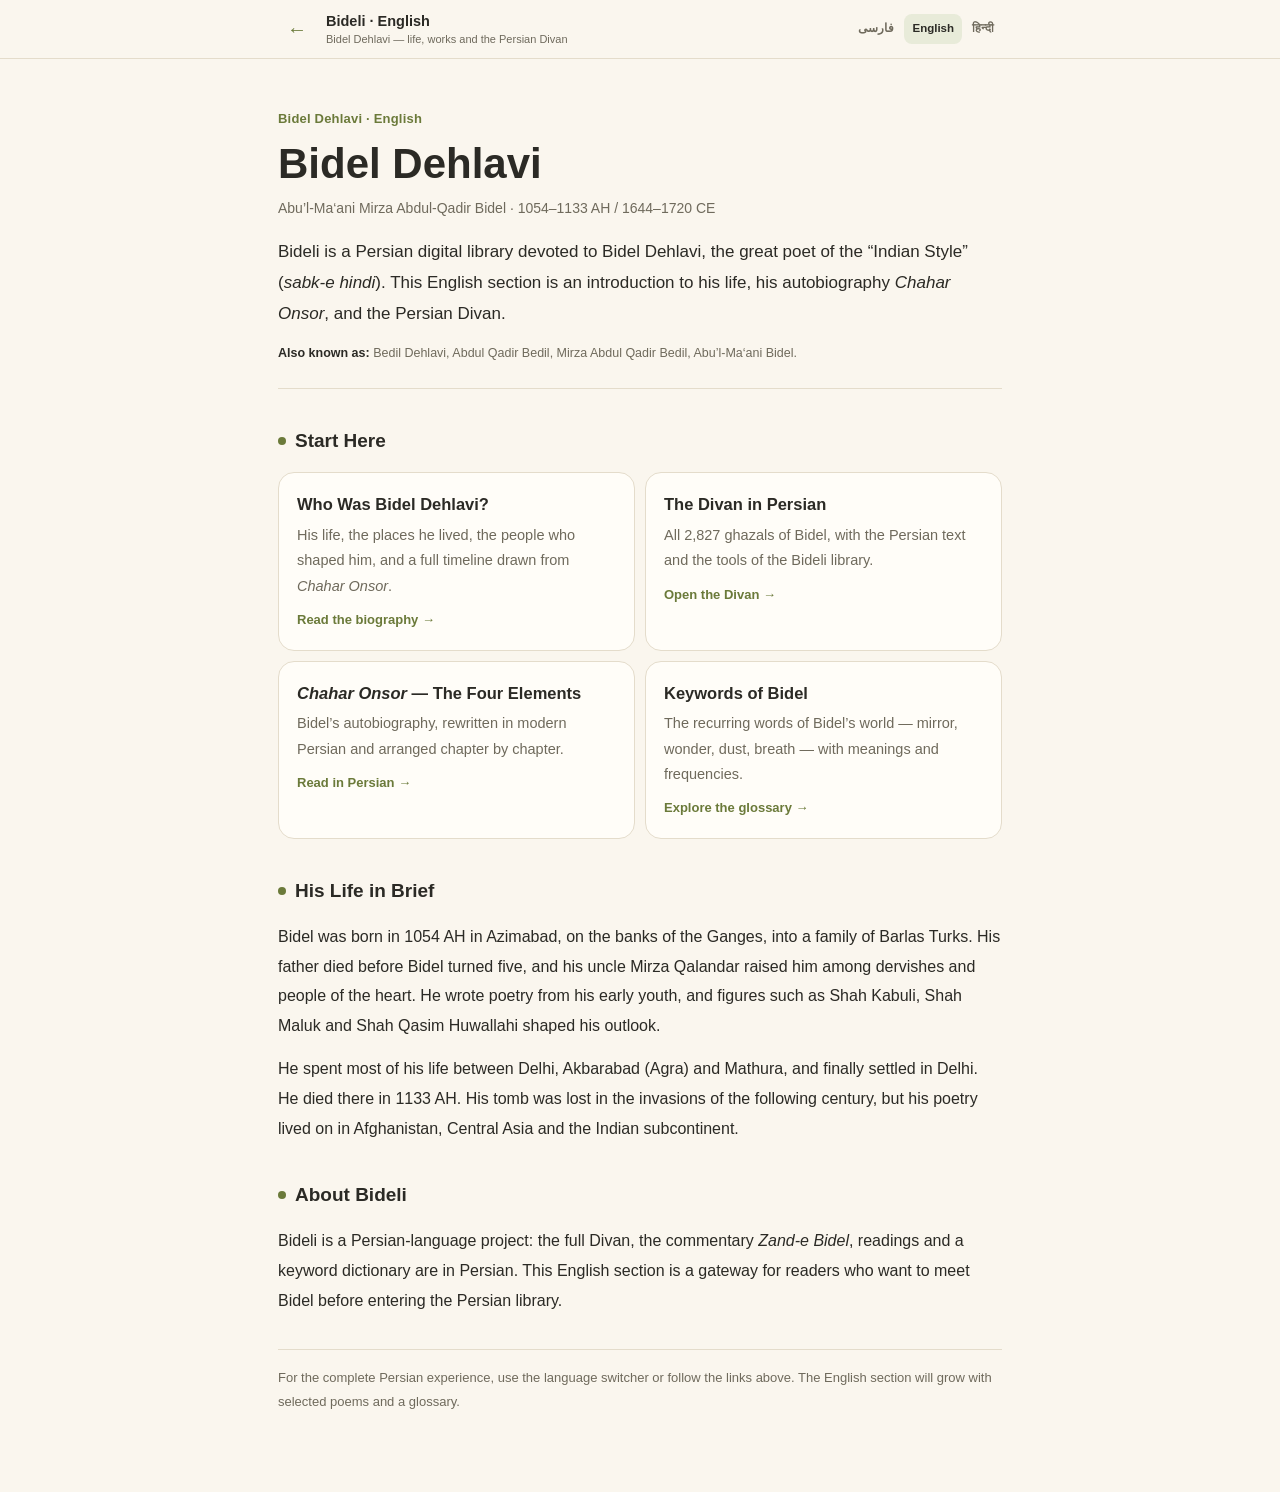
<file: frontend/en/index.html>
<!DOCTYPE html>
<html lang="en" dir="ltr">
<head>
<meta charset="UTF-8">
<meta name="viewport" content="width=device-width, initial-scale=1">
<title>Bidel Dehlavi in English | Life, Works & Persian Divan — Bideli</title>
<meta name="description" content="Bideli's English introduction to Bidel Dehlavi (Abdul Qadir Bedil, Bedil Dehlavi): his life, Chahar Onsor, and the Persian Divan.">
<link rel="canonical" href="https://bideli.ir/en/">
<link rel="alternate" hreflang="fa" href="https://bideli.ir/">
<link rel="alternate" hreflang="en" href="https://bideli.ir/en/">
<link rel="alternate" hreflang="hi" href="https://bideli.ir/hi/">
<link rel="alternate" hreflang="x-default" href="https://bideli.ir/">
<link rel="icon" href="/icons/icon-192.png">
<meta name="theme-color" content="#faf6ee">
<meta property="og:type" content="website">
<meta property="og:site_name" content="Bideli">
<meta property="og:title" content="Bidel Dehlavi in English | Life, Works & Persian Divan">
<meta property="og:description" content="An English introduction to Bidel Dehlavi (Abdul Qadir Bedil, Bedil Dehlavi): his life, Chahar Onsor, and the Persian Divan.">
<meta property="og:url" content="https://bideli.ir/en/">
<meta property="og:image" content="https://bideli.ir/assets/logo-lockup.png">
<meta property="og:image:width" content="1260">
<meta property="og:image:height" content="1260">
<meta property="og:locale" content="en_US">
<meta property="og:locale:alternate" content="fa_IR">
<meta property="og:locale:alternate" content="hi_IN">
<meta name="twitter:card" content="summary_large_image">
<meta name="twitter:title" content="Bidel Dehlavi in English | Life, Works & Persian Divan">
<meta name="twitter:description" content="An English introduction to Bidel Dehlavi (Abdul Qadir Bedil, Bedil Dehlavi): life, Chahar Onsor and the Persian Divan.">
<meta name="twitter:image" content="https://bideli.ir/assets/logo-lockup.png">
<script type="application/ld+json">
{
  "@context": "https://schema.org",
  "@graph": [
    {
      "@type": "CollectionPage",
      "@id": "https://bideli.ir/en/#page",
      "url": "https://bideli.ir/en/",
      "name": "Bidel Dehlavi in English",
      "inLanguage": "en",
      "about": { "@id": "https://bideli.ir/bidel-dehlavi#person" },
      "isPartOf": { "@id": "https://bideli.ir/#website" }
    },
    {
      "@type": "Person",
      "@id": "https://bideli.ir/bidel-dehlavi#person",
      "name": "Bidel Dehlavi",
      "alternateName": [
        "Bedil Dehlavi",
        "Bidel Dehlawi",
        "Bedil Dehlawi",
        "Abdul Qadir Bedil",
        "Abdul-Qadir Bedil",
        "Mirza Abdul Qadir Bedil",
        "Abu'l-Ma'ani Bidel",
        "Abul Ma'ani Mirza Abdul Qadir Bidel",
        "बेदिल देहलवी",
        "बीदल देहलवी",
        "अब्दुल क़ादिर बेदिल"
      ],
      "birthDate": "1644",
      "deathDate": "1720",
      "jobTitle": "Poet and writer",
      "nationality": "India",
      "genre": "Persian poetry",
      "url": "https://bideli.ir/bidel-dehlavi",
      "sameAs": [
        "https://fa.wikipedia.org/wiki/%D8%A8%DB%8C%D8%AF%D9%84_%D8%AF%D9%87%D9%84%D9%88%DB%8C",
        "https://www.wikidata.org/wiki/Q2355593"
      ]
    },
    {
      "@type": "WebSite",
      "@id": "https://bideli.ir/#website",
      "name": "Bideli",
      "alternateName": "Divan-e Bidel",
      "url": "https://bideli.ir/",
      "inLanguage": "fa"
    },
    {
      "@type": "BreadcrumbList",
      "itemListElement": [
        { "@type": "ListItem", "position": 1, "name": "Bideli", "item": "https://bideli.ir/" },
        { "@type": "ListItem", "position": 2, "name": "English", "item": "https://bideli.ir/en/" }
      ]
    }
  ]
}
</script>
<style>
  @font-face{font-family:'IRANYekanX';src:url('/fonts/IRANYekanX-Regular.woff2') format('woff2');font-weight:400;font-style:normal;font-display:swap}
  @font-face{font-family:'IRANYekanX';src:url('/fonts/IRANYekanX-Bold.woff2') format('woff2');font-weight:700;font-style:normal;font-display:swap}
  :root{--bg:#faf6ee;--card:#fffdf8;--ink:#2b2a25;--muted:#6f6a5c;--olive:#6b7a3a;--olive-soft:#e8ebd9;--line:#e4dccb;--sand:#efe6d3}
  *{box-sizing:border-box}
  body{margin:0;background:var(--bg);color:var(--ink);font-family:Inter,"Segoe UI",Roboto,Arial,sans-serif;line-height:1.85;font-size:16px}
  .fa{font-family:'IRANYekanX',Tahoma,sans-serif}
  .site-hd{position:sticky;top:0;z-index:50;background:rgba(250,246,238,.94);border-bottom:1px solid var(--line);backdrop-filter:blur(10px);-webkit-backdrop-filter:blur(10px)}
  .site-hd-in{max-width:760px;margin:0 auto;padding:10px 18px;display:flex;align-items:center;gap:10px;flex-wrap:wrap}
  .site-back{display:inline-flex;align-items:center;justify-content:center;width:38px;height:38px;border-radius:12px;color:var(--olive);text-decoration:none;font-size:20px;line-height:1;flex:none}
  .site-back:hover{background:var(--olive-soft);color:var(--ink)}
  .site-hd-tx{min-width:0;flex:1}
  .site-hd-t1{font-size:14.5px;font-weight:700;color:var(--ink);line-height:1.4}
  .site-hd-t2{font-size:11px;color:var(--muted);line-height:1.5}
  .lang-switch{display:flex;gap:2px;margin-inline-start:auto;flex-wrap:wrap}
  .lang-switch a{font-size:11.5px;font-weight:600;color:var(--muted);text-decoration:none;padding:4px 8px;border-radius:8px}
  .lang-switch a:hover{background:var(--olive-soft);color:var(--ink)}
  .lang-switch a.on{background:var(--olive-soft);color:var(--ink);font-weight:700}
  .wrap{max-width:760px;margin:0 auto;padding:30px 18px 64px}
  .hero{padding:18px 0 24px;border-bottom:1px solid var(--line);margin-bottom:26px}
  .eyebrow{color:var(--olive);font-size:13px;font-weight:700;letter-spacing:.2px}
  h1{font-size:34px;line-height:1.3;margin:6px 0 4px}
  .full-name{color:var(--muted);font-size:14px;margin:0 0 14px}
  .lead{font-size:17px;margin:0 0 12px}
  .aka{font-size:12.5px;color:var(--muted);margin:0;line-height:1.8}
  .aka b{color:var(--ink);font-weight:700}
  h2{font-size:19px;margin:34px 0 14px;display:flex;align-items:center;gap:9px}
  h2::before{content:"";width:8px;height:8px;border-radius:50%;background:var(--olive);flex:none}
  p{margin:0 0 14px}
  .cards{display:grid;gap:10px}
  .card{display:block;background:var(--card);border:1px solid var(--line);border-radius:16px;padding:16px 18px;color:inherit;text-decoration:none;transition:background .15s,border-color .15s}
  .card:hover{background:var(--olive-soft);border-color:var(--olive)}
  .card h3{font-size:16.5px;margin:0 0 3px}
  .card p{margin:0;color:var(--muted);font-size:14.5px;line-height:1.75}
  .card .go{display:inline-block;margin-top:9px;font-size:13px;font-weight:700;color:var(--olive)}
  .note{font-size:13px;color:var(--muted);border-top:1px solid var(--line);margin-top:34px;padding-top:16px}
  @media (min-width:620px){.cards{grid-template-columns:1fr 1fr}h1{font-size:42px}}
</style>
</head>
<body>
<header class="site-hd">
  <div class="site-hd-in">
    <a class="site-back" href="/" aria-label="Back to Bideli">←</a>
    <div class="site-hd-tx">
      <div class="site-hd-t1">Bideli · English</div>
      <div class="site-hd-t2">Bidel Dehlavi — life, works and the Persian Divan</div>
    </div>
    <nav class="lang-switch" aria-label="Language">
      <a href="/" hreflang="fa" lang="fa">فارسی</a>
      <a href="/en/" hreflang="en" class="on" aria-current="page">English</a>
      <a href="/hi/" hreflang="hi" lang="hi">हिन्दी</a>
    </nav>
  </div>
</header>
<main class="wrap">

  <header class="hero">
    <div class="eyebrow">Bidel Dehlavi · English</div>
    <h1>Bidel Dehlavi</h1>
    <p class="full-name">Abu’l-Ma‘ani Mirza Abdul-Qadir Bidel · 1054–1133 AH / 1644–1720 CE</p>
    <p class="lead">Bideli is a Persian digital library devoted to Bidel Dehlavi, the great poet of the “Indian Style” (<em>sabk-e hindi</em>). This English section is an introduction to his life, his autobiography <em>Chahar Onsor</em>, and the Persian Divan.</p>
    <p class="aka"><b>Also known as:</b> Bedil Dehlavi, Abdul Qadir Bedil, Mirza Abdul Qadir Bedil, Abu’l-Ma‘ani Bidel.</p>
  </header>

  <section>
    <h2>Start Here</h2>
    <div class="cards">
      <a class="card" href="/en/bidel-dehlavi">
        <h3>Who Was Bidel Dehlavi?</h3>
        <p>His life, the places he lived, the people who shaped him, and a full timeline drawn from <em>Chahar Onsor</em>.</p>
        <span class="go">Read the biography →</span>
      </a>
      <a class="card" href="/ghazals">
        <h3>The Divan in Persian</h3>
        <p>All 2,827 ghazals of Bidel, with the Persian text and the tools of the Bideli library.</p>
        <span class="go">Open the Divan →</span>
      </a>
      <a class="card" href="/chahar">
        <h3><em>Chahar Onsor</em> — The Four Elements</h3>
        <p>Bidel’s autobiography, rewritten in modern Persian and arranged chapter by chapter.</p>
        <span class="go">Read in Persian →</span>
      </a>
      <a class="card" href="/keywords">
        <h3>Keywords of Bidel</h3>
        <p>The recurring words of Bidel’s world — mirror, wonder, dust, breath — with meanings and frequencies.</p>
        <span class="go">Explore the glossary →</span>
      </a>
    </div>
  </section>

  <section>
    <h2>His Life in Brief</h2>
    <p>Bidel was born in 1054 AH in Azimabad, on the banks of the Ganges, into a family of Barlas Turks. His father died before Bidel turned five, and his uncle Mirza Qalandar raised him among dervishes and people of the heart. He wrote poetry from his early youth, and figures such as Shah Kabuli, Shah Maluk and Shah Qasim Huwallahi shaped his outlook.</p>
    <p>He spent most of his life between Delhi, Akbarabad (Agra) and Mathura, and finally settled in Delhi. He died there in 1133 AH. His tomb was lost in the invasions of the following century, but his poetry lived on in Afghanistan, Central Asia and the Indian subcontinent.</p>
  </section>

  <section>
    <h2>About Bideli</h2>
    <p>Bideli is a Persian-language project: the full Divan, the commentary <em>Zand-e Bidel</em>, readings and a keyword dictionary are in Persian. This English section is a gateway for readers who want to meet Bidel before entering the Persian library.</p>
    <p class="note">For the complete Persian experience, use the language switcher or follow the links above. The English section will grow with selected poems and a glossary.</p>
  </section>

</main>
</body>
</html>
</file>
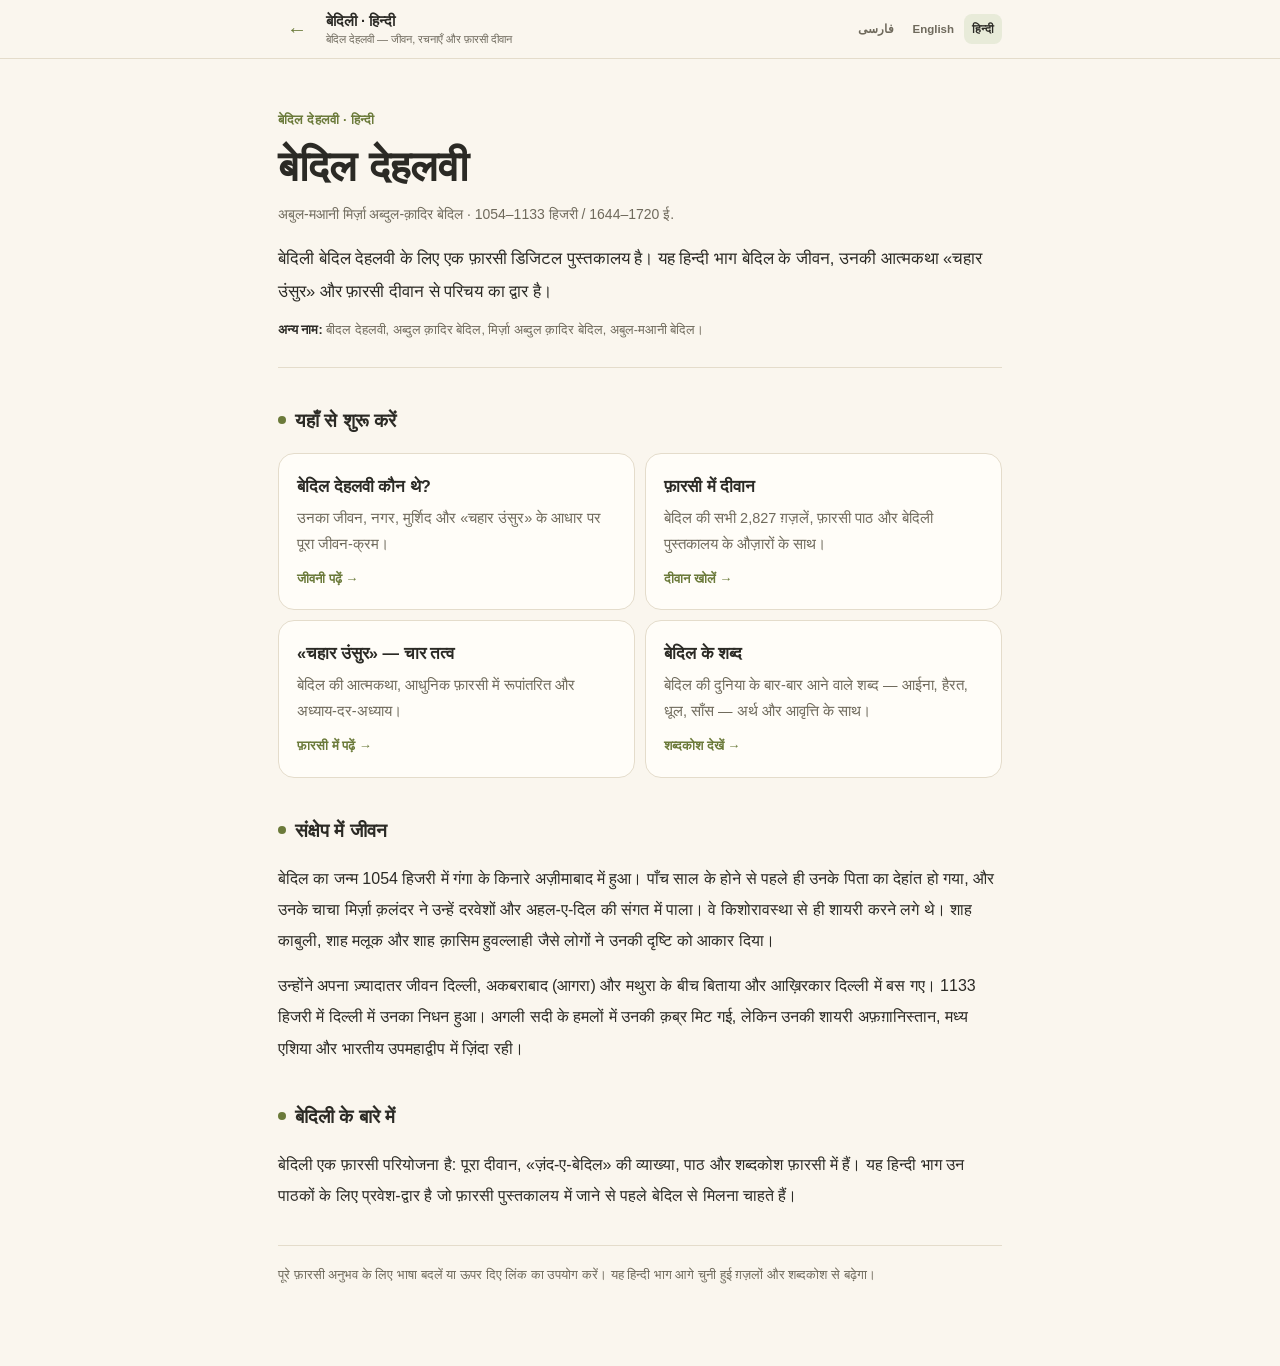
<file: frontend/hi/index.html>
<!DOCTYPE html>
<html lang="hi" dir="ltr">
<head>
<meta charset="UTF-8">
<meta name="viewport" content="width=device-width, initial-scale=1">
<title>बेदिल देहलवी — हिन्दी परिचय | जीवन, रचनाएँ और फ़ारसी दीवान — बेदिली</title>
<meta name="description" content="बेदिल देहलवी (बीदल देहलवी, अब्दुल क़ादिर बेदिल) का हिन्दी परिचय — जीवन, «चहार उंसुर» और फ़ारसी दीवान — बेदिली पर।">
<link rel="canonical" href="https://bideli.ir/hi/">
<link rel="alternate" hreflang="fa" href="https://bideli.ir/">
<link rel="alternate" hreflang="en" href="https://bideli.ir/en/">
<link rel="alternate" hreflang="hi" href="https://bideli.ir/hi/">
<link rel="alternate" hreflang="x-default" href="https://bideli.ir/">
<link rel="icon" href="/icons/icon-192.png">
<meta name="theme-color" content="#faf6ee">
<meta property="og:type" content="website">
<meta property="og:site_name" content="बेदिली">
<meta property="og:title" content="बेदिल देहलवी — हिन्दी परिचय">
<meta property="og:description" content="बेदिल देहलवी (बीदल देहलवी, अब्दुल क़ादिर बेदिल) का हिन्दी परिचय — जीवन, «चहार उंसुर» और फ़ारसी दीवान।">
<meta property="og:url" content="https://bideli.ir/hi/">
<meta property="og:image" content="https://bideli.ir/assets/logo-lockup.png">
<meta property="og:image:width" content="1260">
<meta property="og:image:height" content="1260">
<meta property="og:locale" content="hi_IN">
<meta property="og:locale:alternate" content="fa_IR">
<meta property="og:locale:alternate" content="en_US">
<meta name="twitter:card" content="summary_large_image">
<meta name="twitter:title" content="बेदिल देहलवी — हिन्दी परिचय">
<meta name="twitter:description" content="बेदिल देहलवी (बीदल देहलवी, अब्दुल क़ादिर बेदिल) का हिन्दी परिचय — जीवन, «चहार उंसुर» और फ़ारसी दीवान।">
<meta name="twitter:image" content="https://bideli.ir/assets/logo-lockup.png">
<script type="application/ld+json">
{
  "@context": "https://schema.org",
  "@graph": [
    {
      "@type": "CollectionPage",
      "@id": "https://bideli.ir/hi/#page",
      "url": "https://bideli.ir/hi/",
      "name": "बेदिल देहलवी — हिन्दी परिचय",
      "inLanguage": "hi",
      "about": { "@id": "https://bideli.ir/bidel-dehlavi#person" },
      "isPartOf": { "@id": "https://bideli.ir/#website" }
    },
    {
      "@type": "Person",
      "@id": "https://bideli.ir/bidel-dehlavi#person",
      "name": "बेदिल देहलवी",
      "alternateName": [
        "बीदल देहलवी",
        "अब्दुल क़ादिर बेदिल",
        "मिर्ज़ा अब्दुल क़ादिर बेदिल",
        "अबुल-मआनी बेदिल",
        "Bidel Dehlavi",
        "Bedil Dehlavi",
        "Abdul Qadir Bedil"
      ],
      "birthDate": "1644",
      "deathDate": "1720",
      "jobTitle": "कवि और लेखक",
      "nationality": "भारत",
      "genre": "फ़ारसी कविता",
      "url": "https://bideli.ir/bidel-dehlavi",
      "sameAs": [
        "https://fa.wikipedia.org/wiki/%D8%A8%DB%8C%D8%AF%D9%84_%D8%AF%D9%87%D9%84%D9%88%DB%8C",
        "https://www.wikidata.org/wiki/Q2355593"
      ]
    },
    {
      "@type": "WebSite",
      "@id": "https://bideli.ir/#website",
      "name": "बेदिली",
      "alternateName": "दीवान-ए-बेदिल",
      "url": "https://bideli.ir/",
      "inLanguage": "fa"
    },
    {
      "@type": "BreadcrumbList",
      "itemListElement": [
        { "@type": "ListItem", "position": 1, "name": "बेदिली", "item": "https://bideli.ir/" },
        { "@type": "ListItem", "position": 2, "name": "हिन्दी", "item": "https://bideli.ir/hi/" }
      ]
    }
  ]
}
</script>
<style>
  @font-face{font-family:'IRANYekanX';src:url('/fonts/IRANYekanX-Regular.woff2') format('woff2');font-weight:400;font-style:normal;font-display:swap}
  @font-face{font-family:'IRANYekanX';src:url('/fonts/IRANYekanX-Bold.woff2') format('woff2');font-weight:700;font-style:normal;font-display:swap}
  :root{--bg:#faf6ee;--card:#fffdf8;--ink:#2b2a25;--muted:#6f6a5c;--olive:#6b7a3a;--olive-soft:#e8ebd9;--line:#e4dccb;--sand:#efe6d3}
  *{box-sizing:border-box}
  body{margin:0;background:var(--bg);color:var(--ink);font-family:"Noto Sans Devanagari","Nirmala UI",Mangal,"Noto Sans",Tahoma,sans-serif;line-height:1.95;font-size:16px}
  .fa{font-family:'IRANYekanX',Tahoma,sans-serif}
  .site-hd{position:sticky;top:0;z-index:50;background:rgba(250,246,238,.94);border-bottom:1px solid var(--line);backdrop-filter:blur(10px);-webkit-backdrop-filter:blur(10px)}
  .site-hd-in{max-width:760px;margin:0 auto;padding:10px 18px;display:flex;align-items:center;gap:10px;flex-wrap:wrap}
  .site-back{display:inline-flex;align-items:center;justify-content:center;width:38px;height:38px;border-radius:12px;color:var(--olive);text-decoration:none;font-size:20px;line-height:1;flex:none}
  .site-back:hover{background:var(--olive-soft);color:var(--ink)}
  .site-hd-tx{min-width:0;flex:1}
  .site-hd-t1{font-size:14.5px;font-weight:700;color:var(--ink);line-height:1.4}
  .site-hd-t2{font-size:11px;color:var(--muted);line-height:1.5}
  .lang-switch{display:flex;gap:2px;margin-inline-start:auto;flex-wrap:wrap}
  .lang-switch a{font-size:11.5px;font-weight:600;color:var(--muted);text-decoration:none;padding:4px 8px;border-radius:8px}
  .lang-switch a:hover{background:var(--olive-soft);color:var(--ink)}
  .lang-switch a.on{background:var(--olive-soft);color:var(--ink);font-weight:700}
  .wrap{max-width:760px;margin:0 auto;padding:30px 18px 64px}
  .hero{padding:18px 0 24px;border-bottom:1px solid var(--line);margin-bottom:26px}
  .eyebrow{color:var(--olive);font-size:13px;font-weight:700;letter-spacing:.2px}
  h1{font-size:33px;line-height:1.4;margin:6px 0 4px}
  .full-name{color:var(--muted);font-size:14px;margin:0 0 14px}
  .lead{font-size:16.5px;margin:0 0 12px}
  .aka{font-size:12.5px;color:var(--muted);margin:0;line-height:1.9}
  .aka b{color:var(--ink);font-weight:700}
  h2{font-size:19px;margin:34px 0 14px;display:flex;align-items:center;gap:9px}
  h2::before{content:"";width:8px;height:8px;border-radius:50%;background:var(--olive);flex:none}
  p{margin:0 0 14px}
  .cards{display:grid;gap:10px}
  .card{display:block;background:var(--card);border:1px solid var(--line);border-radius:16px;padding:16px 18px;color:inherit;text-decoration:none;transition:background .15s,border-color .15s}
  .card:hover{background:var(--olive-soft);border-color:var(--olive)}
  .card h3{font-size:16.5px;margin:0 0 3px}
  .card p{margin:0;color:var(--muted);font-size:14.5px;line-height:1.8}
  .card .go{display:inline-block;margin-top:9px;font-size:13px;font-weight:700;color:var(--olive)}
  .note{font-size:13px;color:var(--muted);border-top:1px solid var(--line);margin-top:34px;padding-top:16px}
  @media (min-width:620px){.cards{grid-template-columns:1fr 1fr}h1{font-size:42px}}
</style>
</head>
<body>
<header class="site-hd">
  <div class="site-hd-in">
    <a class="site-back" href="/" aria-label="बेदिली पर वापस">←</a>
    <div class="site-hd-tx">
      <div class="site-hd-t1">बेदिली · हिन्दी</div>
      <div class="site-hd-t2">बेदिल देहलवी — जीवन, रचनाएँ और फ़ारसी दीवान</div>
    </div>
    <nav class="lang-switch" aria-label="भाषा">
      <a href="/" hreflang="fa" lang="fa">فارسی</a>
      <a href="/en/" hreflang="en" lang="en">English</a>
      <a href="/hi/" hreflang="hi" class="on" aria-current="page">हिन्दी</a>
    </nav>
  </div>
</header>
<main class="wrap">

  <header class="hero">
    <div class="eyebrow">बेदिल देहलवी · हिन्दी</div>
    <h1>बेदिल देहलवी</h1>
    <p class="full-name">अबुल-मआनी मिर्ज़ा अब्दुल-क़ादिर बेदिल · 1054–1133 हिजरी / 1644–1720 ई.</p>
    <p class="lead">बेदिली बेदिल देहलवी के लिए एक फ़ारसी डिजिटल पुस्तकालय है। यह हिन्दी भाग बेदिल के जीवन, उनकी आत्मकथा «चहार उंसुर» और फ़ारसी दीवान से परिचय का द्वार है।</p>
    <p class="aka"><b>अन्य नाम:</b> बीदल देहलवी, अब्दुल क़ादिर बेदिल, मिर्ज़ा अब्दुल क़ादिर बेदिल, अबुल-मआनी बेदिल।</p>
  </header>

  <section>
    <h2>यहाँ से शुरू करें</h2>
    <div class="cards">
      <a class="card" href="/hi/bidel-dehlavi">
        <h3>बेदिल देहलवी कौन थे?</h3>
        <p>उनका जीवन, नगर, मुर्शिद और «चहार उंसुर» के आधार पर पूरा जीवन-क्रम।</p>
        <span class="go">जीवनी पढ़ें →</span>
      </a>
      <a class="card" href="/ghazals">
        <h3>फ़ारसी में दीवान</h3>
        <p>बेदिल की सभी 2,827 ग़ज़लें, फ़ारसी पाठ और बेदिली पुस्तकालय के औज़ारों के साथ।</p>
        <span class="go">दीवान खोलें →</span>
      </a>
      <a class="card" href="/chahar">
        <h3>«चहार उंसुर» — चार तत्व</h3>
        <p>बेदिल की आत्मकथा, आधुनिक फ़ारसी में रूपांतरित और अध्याय-दर-अध्याय।</p>
        <span class="go">फ़ारसी में पढ़ें →</span>
      </a>
      <a class="card" href="/keywords">
        <h3>बेदिल के शब्द</h3>
        <p>बेदिल की दुनिया के बार-बार आने वाले शब्द — आईना, हैरत, धूल, साँस — अर्थ और आवृत्ति के साथ।</p>
        <span class="go">शब्दकोश देखें →</span>
      </a>
    </div>
  </section>

  <section>
    <h2>संक्षेप में जीवन</h2>
    <p>बेदिल का जन्म 1054 हिजरी में गंगा के किनारे अज़ीमाबाद में हुआ। पाँच साल के होने से पहले ही उनके पिता का देहांत हो गया, और उनके चाचा मिर्ज़ा क़लंदर ने उन्हें दरवेशों और अहल-ए-दिल की संगत में पाला। वे किशोरावस्था से ही शायरी करने लगे थे। शाह काबुली, शाह मलूक और शाह क़ासिम हुवल्लाही जैसे लोगों ने उनकी दृष्टि को आकार दिया।</p>
    <p>उन्होंने अपना ज़्यादातर जीवन दिल्ली, अकबराबाद (आगरा) और मथुरा के बीच बिताया और आख़िरकार दिल्ली में बस गए। 1133 हिजरी में दिल्ली में उनका निधन हुआ। अगली सदी के हमलों में उनकी क़ब्र मिट गई, लेकिन उनकी शायरी अफ़ग़ानिस्तान, मध्य एशिया और भारतीय उपमहाद्वीप में ज़िंदा रही।</p>
  </section>

  <section>
    <h2>बेदिली के बारे में</h2>
    <p>बेदिली एक फ़ारसी परियोजना है: पूरा दीवान, «ज़ंद-ए-बेदिल» की व्याख्या, पाठ और शब्दकोश फ़ारसी में हैं। यह हिन्दी भाग उन पाठकों के लिए प्रवेश-द्वार है जो फ़ारसी पुस्तकालय में जाने से पहले बेदिल से मिलना चाहते हैं।</p>
    <p class="note">पूरे फ़ारसी अनुभव के लिए भाषा बदलें या ऊपर दिए लिंक का उपयोग करें। यह हिन्दी भाग आगे चुनी हुई ग़ज़लों और शब्दकोश से बढ़ेगा।</p>
  </section>

</main>
</body>
</html>
</file>
